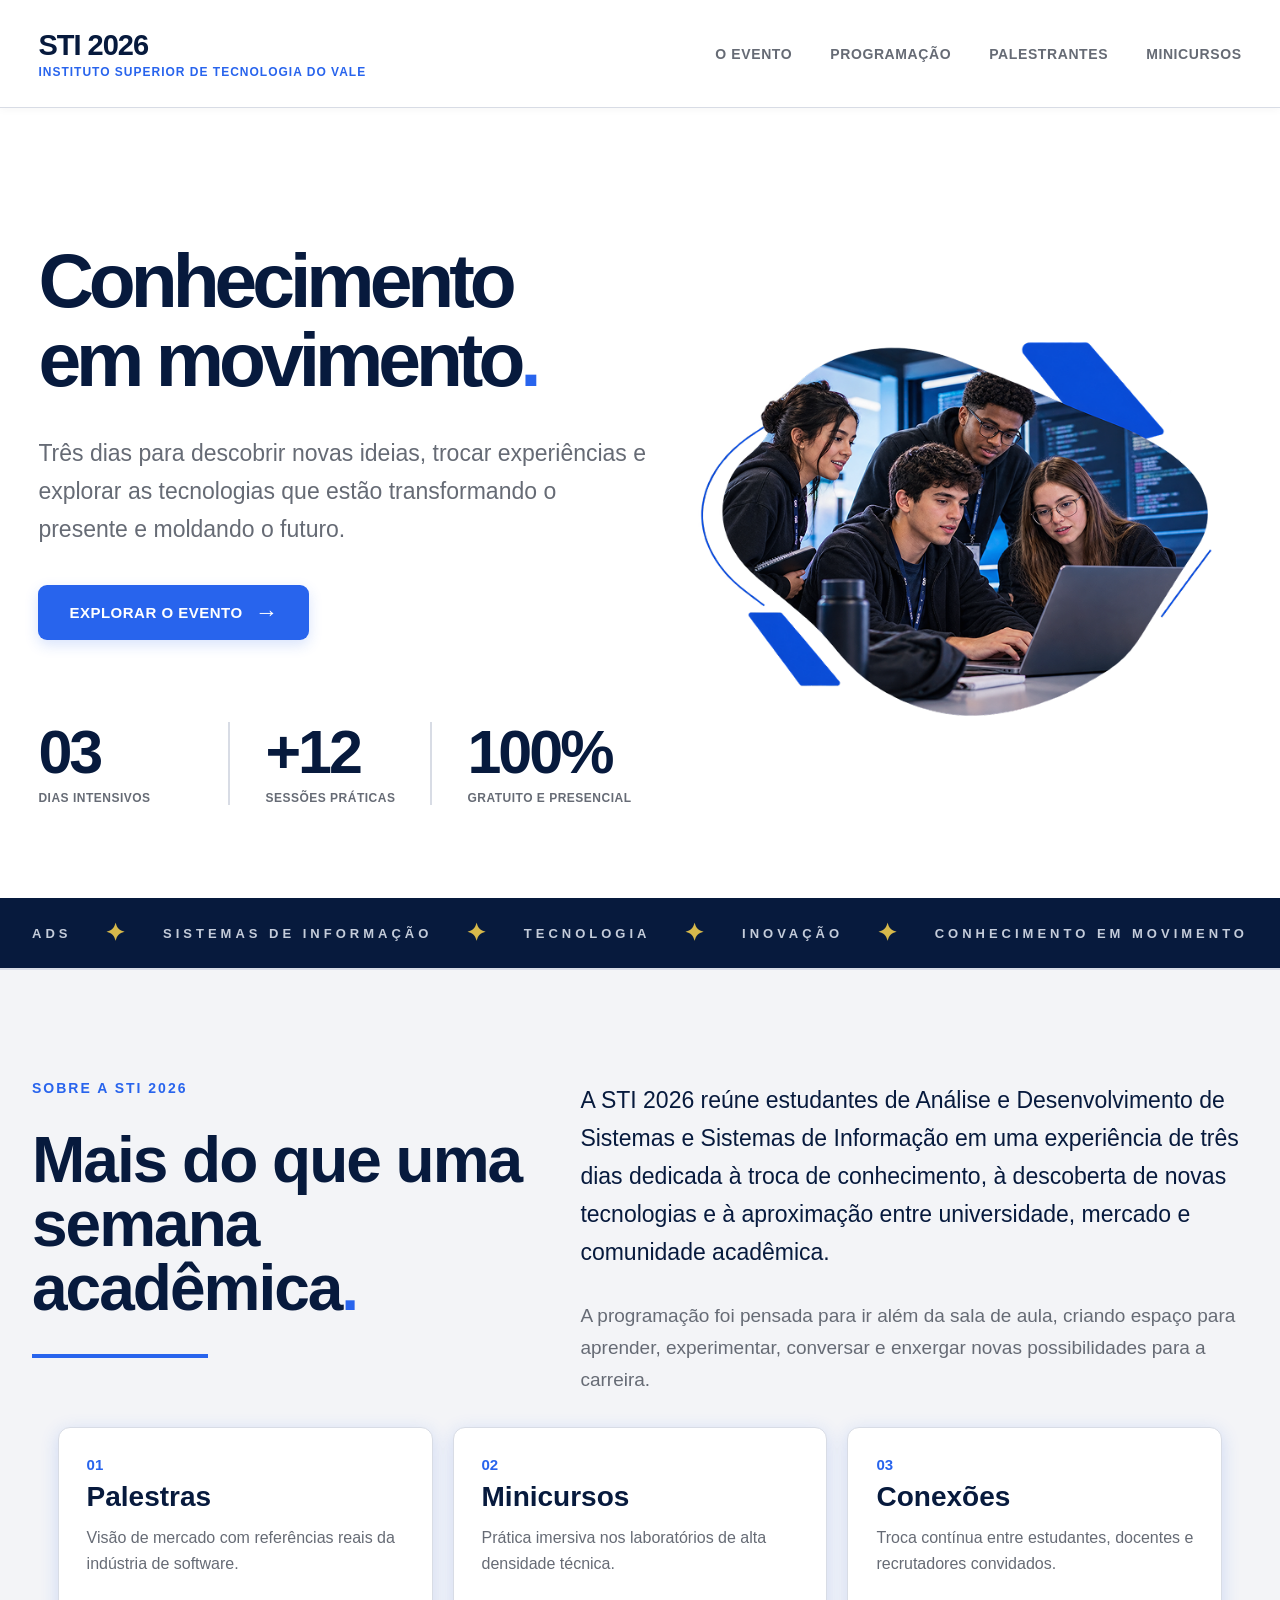
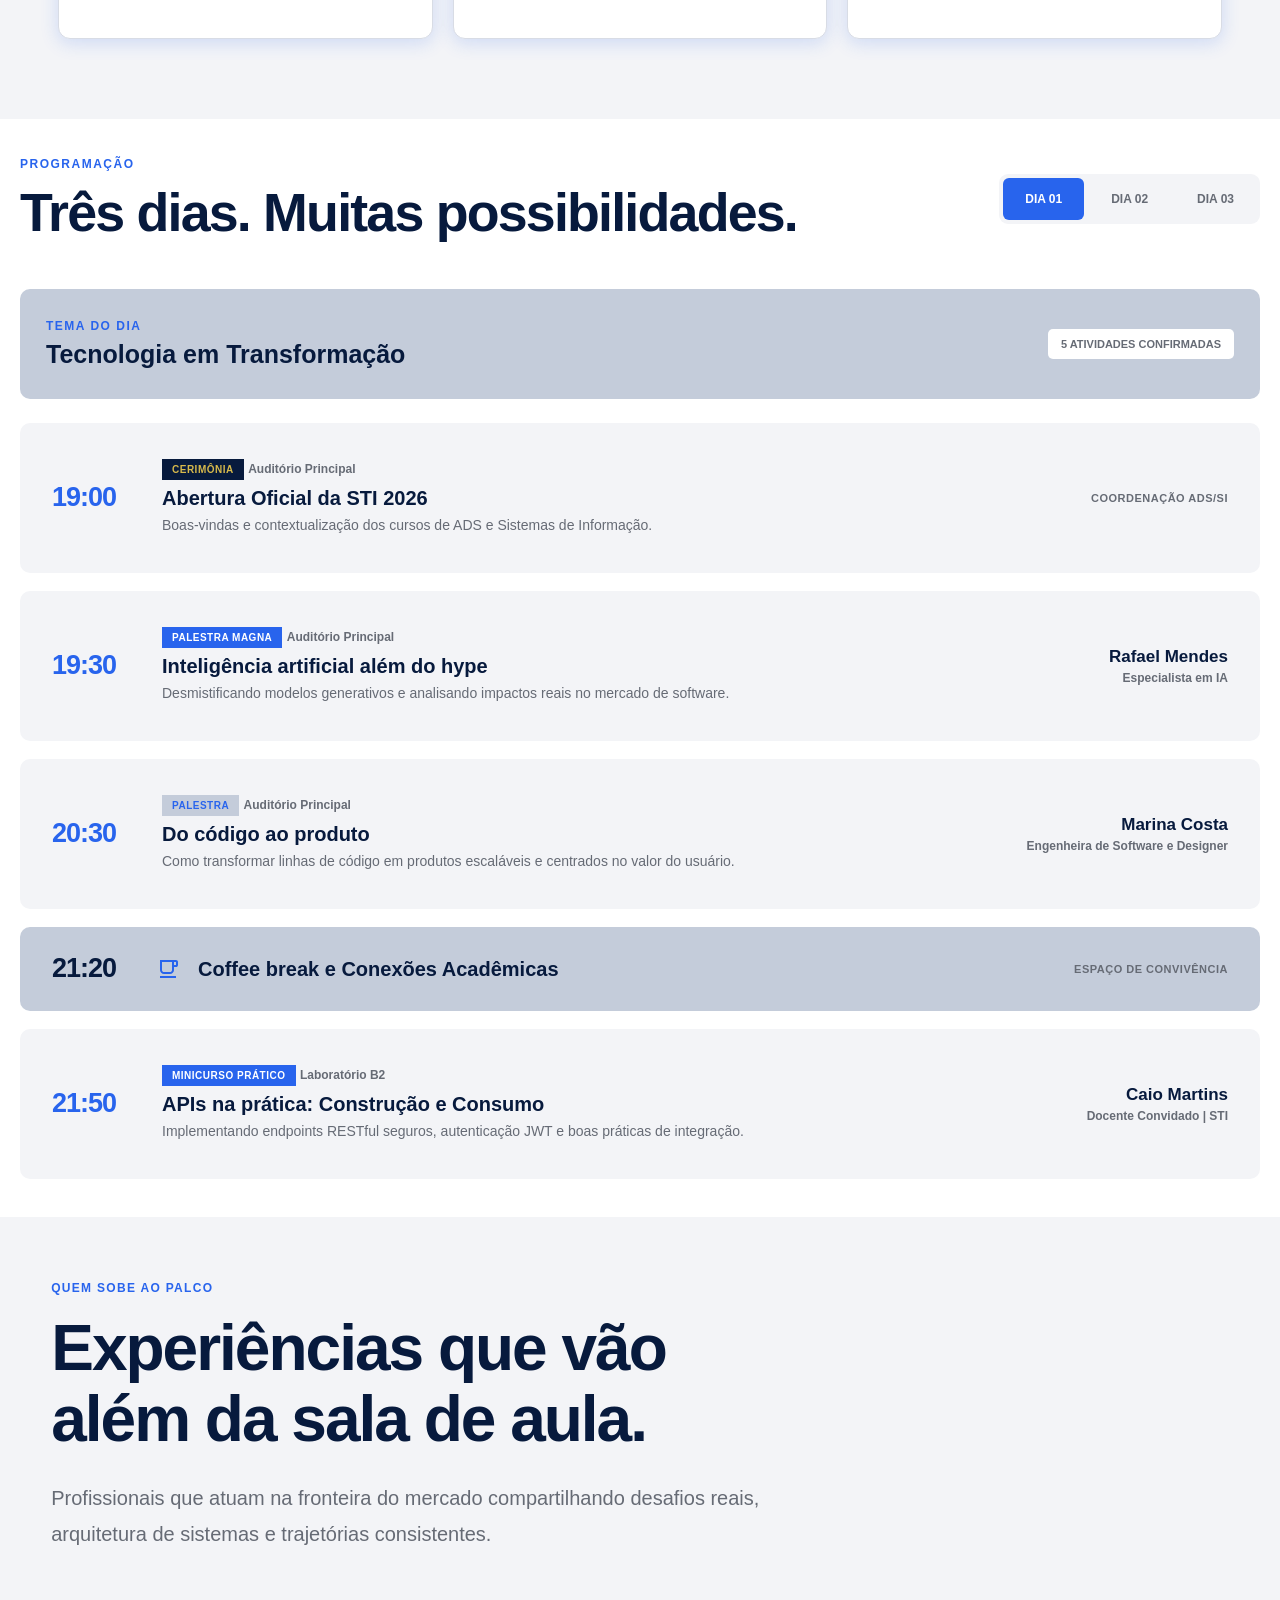
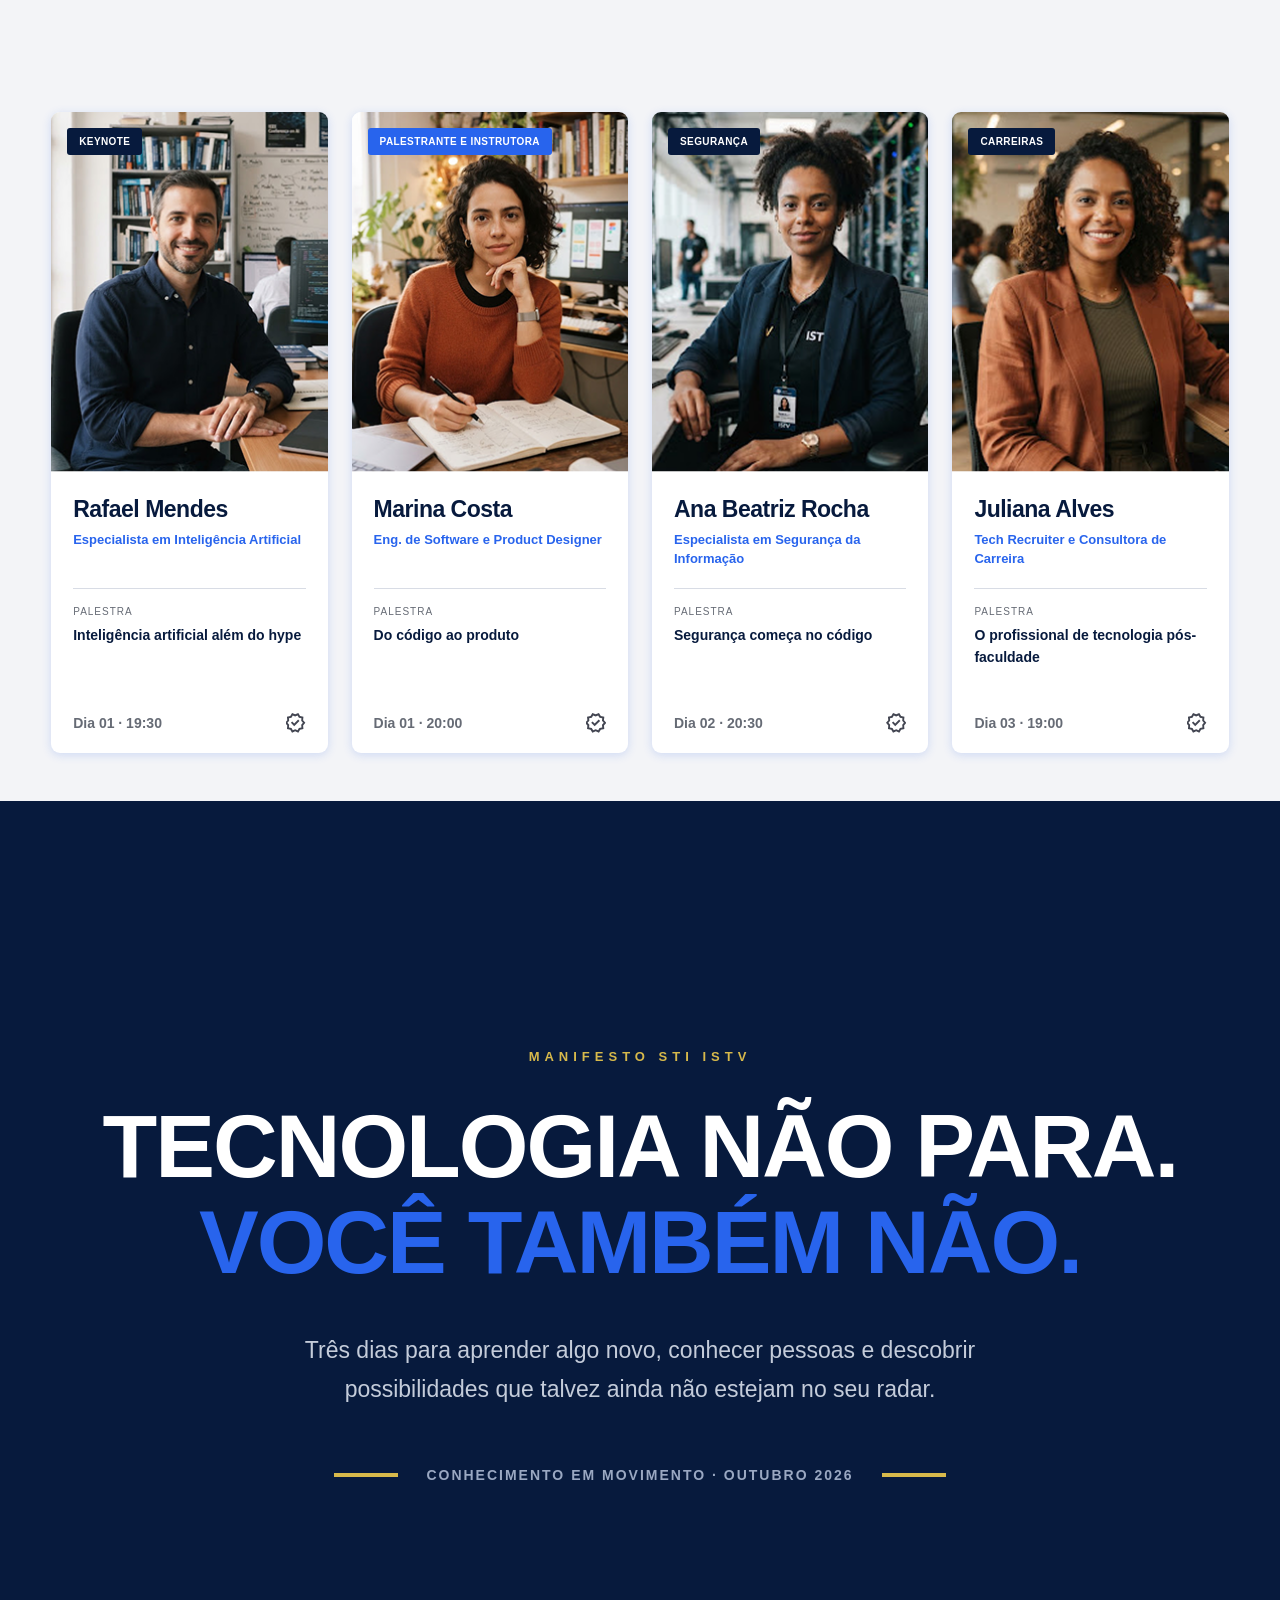
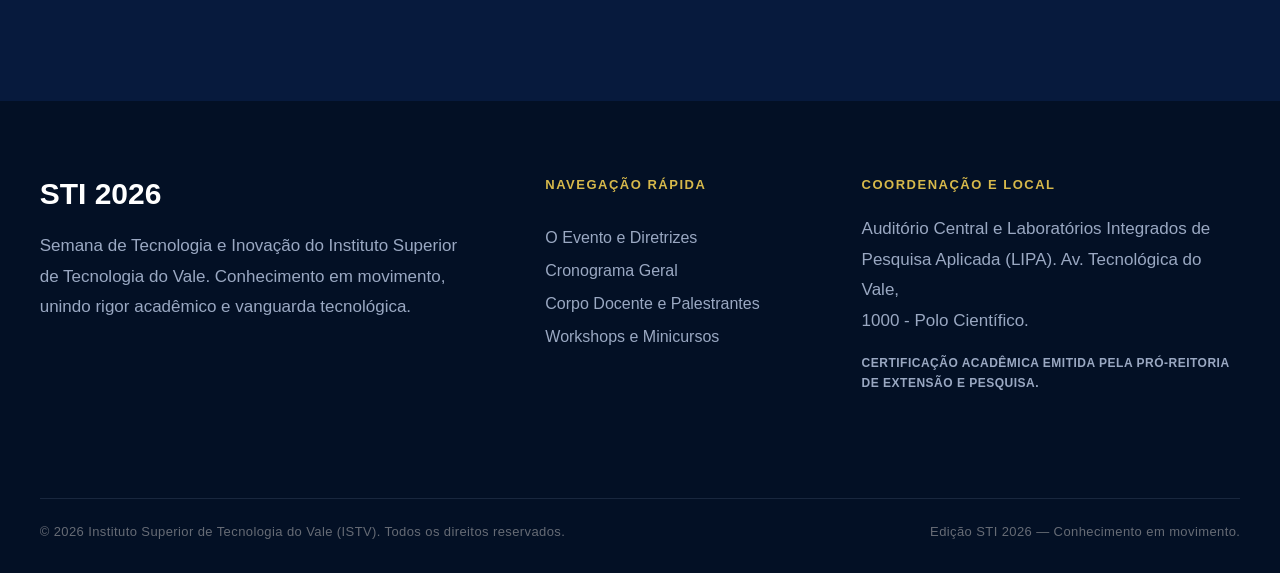
<file: index.html>
<!DOCTYPE html>
<html lang="pt-BR">
<head>
  <meta charset="UTF-8">
  <meta name="viewport" content="width=device-width, initial-scale=1.0">
  <title>STI 2026 | Instituto Superior de Tecnologia do Vale</title>
  <link rel="stylesheet" href="TRABALHO\CSS\style.css">
</head>
<body>

  <header class="cabecalho">

    <h1 class="marca">
      <strong>STI 2026</strong>
      <span>INSTITUTO SUPERIOR DE TECNOLOGIA DO VALE</span>
    </h1>
    <nav class="menu" aria-label="Navegação principal">
      <a href="#evento">O EVENTO</a>
      <a href="#programacao">PROGRAMAÇÃO</a>
      <a href="#palestrantes">PALESTRANTES</a>
      <a href="#minicursos">MINICURSOS</a>
    </nav>

  </header>
  <main>

    <section class="hero" id="evento">
      <div class="conteudo">
        <h2 class="h2-1">Conhecimento<br>em movimento<span>.</span></h2>
        <p class="descricao">
          Três dias para descobrir novas ideias, trocar experiências e
          explorar as tecnologias que estão transformando o presente e
          moldando o futuro.
        </p>
        <a class="botao" href="#sobre">
          EXPLORAR O EVENTO <span>→</span>
        </a>
        <div class="estatisticas">
          <div class="estatistica">
            <strong>03</strong>
            <span>DIAS INTENSIVOS</span>
          </div>
          <div class="estatistica">
            <strong>+12</strong>
            <span>SESSÕES PRÁTICAS</span>
          </div>
          <div class="estatistica">
            <strong>100%</strong>
            <span>GRATUITO E PRESENCIAL</span>
          </div>
        </div>
      </div>
      <div class="imagem-area">
        <img
          class="foto"
          src="TRABALHO\IMGS\hero\foto_hero.webp">
      </div>
    </section>
    <section class="bar" id="sobre">
      <div class="divbar cont1">
        <p>ADS</p>
        <p><span class="separ">✦</span></p>
        <p>Sistemas de Informação</p>
        <p><span class="separ">✦</span></p>
        <p>Tecnologia</p>
        <p><span class="separ">✦</span></p>
        <p>Inovação</p>
        <p><span class="separ">✦</span></p>
        <p>Conhecimento em movimento</p>
      </div>
    </section>

    <section class="down-1">
        <div class="desc cont1">
          <div class="desc-title">
            <p class="sob-title-sti">Sobre a STI 2026</p>
            <h2 class="h2-2">Mais do que uma<br>semana acadêmica<span>.</span></h2>
            <div class="blue-line"></div>
          </div>
          <div class="desc-text">
            <p class="lead">
              A STI 2026 reúne estudantes de Análise e Desenvolvimento de Sistemas e
              Sistemas de Informação em uma experiência de três dias dedicada à troca
              de conhecimento, à descoberta de novas tecnologias e à aproximação
              entre universidade, mercado e comunidade acadêmica.
            </p>
            <p class="secondary">
              A programação foi pensada para ir além da sala de aula, criando espaço
              para aprender, experimentar, conversar e enxergar novas possibilidades
              para a carreira.
            </p>
          </div>
        </div>
        <div class="cards" aria-label="Atividades do evento">
          <article class="card">
            <span class="number">01</span>
            <h3>Palestras</h3>
            <p>Visão de mercado com referências reais da indústria de software.</p>
          </article>
          <article class="card">
            <span class="number">02</span>
            <h3>Minicursos</h3>
            <p>Prática imersiva nos laboratórios de alta densidade técnica.</p>
          </article>
          <article class="card">
            <span class="number">03</span>
            <h3>Conexões</h3>
            <p>Troca contínua entre estudantes, docentes e recrutadores convidados.</p>
          </article>
        </div>
    </section>

    <section class="cont2" id="programacao">
      <div class="top">
        <div>
          <span class="sob-title">PROGRAMAÇÃO</span>
          <h2 class="h2-3">Três dias. Muitas possibilidades.</h2>
        </div>
        <nav class="dias" aria-label="Dias do evento">
          <button class="dia ativo" type="button">DIA 01</button>
          <button class="dia" type="button">DIA 02</button>
          <button class="dia" type="button">DIA 03</button>
        </nav>
      </div>
      <div class="tema">
        <div>
          <span class="sob-title">TEMA DO DIA</span>
          <h2>Tecnologia em Transformação</h2>
        </div>
        <span class="a5">5 ATIVIDADES CONFIRMADAS</span>
      </div>
      <div class="programacao" aria-label="Programação do primeiro dia">
        <article class="atividade">
          <p class="horario">19:00</p>
          <div class="detalhes">
            <span class="tag cerimonia">CERIMÔNIA</span>
            <span class="local">Auditório Principal</span>
            <h3>Abertura Oficial da STI 2026</h3>
            <p>Boas-vindas e contextualização dos cursos de ADS e Sistemas de Informação.</p>
          </div>
          <span class="local-2">COORDENAÇÃO ADS/SI</span>
        </article>
        <article class="atividade">
          <p class="horario">19:30</p>
          <div class="detalhes">
            <span class="tag palestra-mag">PALESTRA MAGNA</span>
            <span class="local">Auditório Principal</span>
            <h3>Inteligência artificial além do hype</h3>
            <p>Desmistificando modelos generativos e analisando impactos reais no mercado de software.</p>
          </div>
          <div class="palestrante">
            <strong>Rafael Mendes</strong>
            <span>Especialista em IA</span>
          </div>
        </article>
        <article class="atividade">
          <p class="horario">20:30</p>
          <div class="detalhes">
            <span class="tag palestra">PALESTRA</span>
            <span class="local">Auditório Principal</span>
            <h3>Do código ao produto</h3>
            <p>Como transformar linhas de código em produtos escaláveis e centrados no valor do usuário.</p>
          </div>
          <div class="palestrante">
            <strong>Marina Costa</strong>
            <span>Engenheira de Software e Designer</span>
          </div>
        </article>
        <article class="intervalo">
          <p class="horario">21:20</p>
          <img src="TRABALHO\IMGS\icones\cafezinho.svg" class="cafezinho">
          <h3>Coffee break e Conexões Acadêmicas</h3>
          <span class="local-2 mobile-local">ESPAÇO DE CONVIVÊNCIA</span>
        </article>
        <article class="atividade">
          <p class="horario">21:50</p>
          <div class="detalhes">
            <span class="tag minicurso">MINICURSO PRÁTICO</span>
            <span class="local">Laboratório B2</span>
            <h3>APIs na prática: Construção e Consumo</h3>
            <p>Implementando endpoints RESTful seguros, autenticação JWT e boas práticas de integração.</p>
          </div>
          <div class="palestrante">
            <strong>Caio Martins</strong>
            <span>Docente Convidado | STI</span>
          </div>
        </article>
      </div>
    </section>

    <section class="down-2" id="palestrantes">
      <div class="cont3 intro">
        <span class="sob-title-2">QUEM SOBE AO PALCO</span>
        <h2 class="h2-4">Experiências que vão<br> além da sala de aula.</h2>
        <p class="text-2">Profissionais que atuam na fronteira do mercado compartilhando desafios reais,<br> 
          arquitetura de sistemas e trajetórias consistentes.</p>
      </div>
      <div class="cards-2 cont3">
        <article class="card-2">
          <div class="foto-2 foto-2-1">
            <span class="tag-2">KEYNOTE</span>
          </div>
          <div class="card-content">
            <h2>Rafael Mendes</h2>
            <p class="palestrante-2">Especialista em Inteligência Artificial</p>
          <div class="tema-2">
              <span>PALESTRA</span>
              <p>Inteligência artificial além do hype</p>
          </div>
            <div class="horario-2">
              <span>Dia 01 · 19:30</span>
              <img class="check" src="TRABALHO\IMGS\icones\check.svg">
            </div>
          </div>
        </article>
        <article class="card-2">
          <div class="foto-2 foto-2-2">
            <span class="tag-2 tag-2-blue">PALESTRANTE E INSTRUTORA</span>
          </div>
          <div class="card-content">
            <h2>Marina Costa</h2>
            <p class="palestrante-2">Eng. de Software e Product Designer</p>
          <div class="tema-2">
              <span>PALESTRA</span>
              <p>Do código ao produto</p>
          </div>
            <div class="horario-2">
              <span>Dia 01 · 20:00</span>
              <img class="check" src="TRABALHO\IMGS\icones\check.svg">
            </div>
          </div>
        </article>
        <article class="card-2">
          <div class="foto-2 foto-2-3">
            <span class="tag-2">SEGURANÇA</span>
          </div>
          <div class="card-content">
            <h2>Ana Beatriz Rocha</h2>
            <p class="palestrante-2">Especialista em Segurança da Informação</p>
          <div class="tema-2">
              <span>PALESTRA</span>
              <p>Segurança começa no código</p>
          </div>
            <div class="horario-2">
              <span>Dia 02 · 20:30</span>
              <img class="check" src="TRABALHO\IMGS\icones\check.svg">
            </div>
          </div>
        </article>
        <article class="card-2">
          <div class="foto-2 foto-2-4">
            <span class="tag-2">CARREIRAS</span>
          </div>
          <div class="card-content">
            <h2>Juliana Alves</h2>
            <p class="palestrante-2">Tech Recruiter e Consultora de Carreira</p>
          <div class="tema-2">
              <span>PALESTRA</span>
              <p>O profissional de tecnologia pós-faculdade</p>
          </div>
            <div class="horario-2">
              <span>Dia 03 · 19:00</span>
              <img class="check" src="TRABALHO\IMGS\icones\check.svg">
            </div>
          </div>
        </article>
      </div>
    </section>

    <section class="final">
      <p class="final-tittle">MANIFESTO STI ISTV</p>
      <h2>TECNOLOGIA NÃO PARA.<br><span>VOCÊ TAMBÉM NÃO.</span></h2>
      <p class="final-text">Três dias para aprender algo novo, conhecer pessoas e descobrir<br>
        possibilidades que talvez ainda não estejam no seu radar.</p>
      <div class="final-line">
        <span></span>
        <p>CONHECIMENTO EM MOVIMENTO · OUTUBRO 2026</p>
        <span></span>
      </div>
    </section>
  </main>

  <footer class="footer">
    <div class="footer-top">
      <section class="footer-sti">
        <h2>STI 2026</h2>
        <p>Semana de Tecnologia e Inovação do Instituto Superior<br>
          de Tecnologia do Vale. Conhecimento em movimento,<br>
          unindo rigor acadêmico e vanguarda tecnológica.</p>
      </section>
      <nav class="links" aria-label="Navegação rápida">
        <h3>NAVEGAÇÃO RÁPIDA</h3>
        <a href="#">O Evento e Diretrizes</a>
        <a href="#">Cronograma Geral</a>
        <a href="#">Corpo Docente e Palestrantes</a>
        <a href="#">Workshops e Minicursos</a>
      </nav>
      <section class="footer-l">
        <h3>COORDENAÇÃO E LOCAL</h3>
        <p>Auditório Central e Laboratórios Integrados de<br>
          Pesquisa Aplicada (LIPA). Av. Tecnológica do Vale,<br>
          1000 - Polo Científico.</p>
        <p class="certi">CERTIFICAÇÃO ACADÊMICA EMITIDA PELA PRÓ-REITORIA<br>
          DE EXTENSÃO E PESQUISA.</p>
      </section>
    </div>
    <div class="footer-final">
      <p>© 2026 Instituto Superior de Tecnologia do Vale (ISTV). Todos os direitos reservados.</p>
      <p>Edição STI 2026 — Conhecimento em movimento.</p>
    </div>
  </footer>
</body>
</html>
</file>
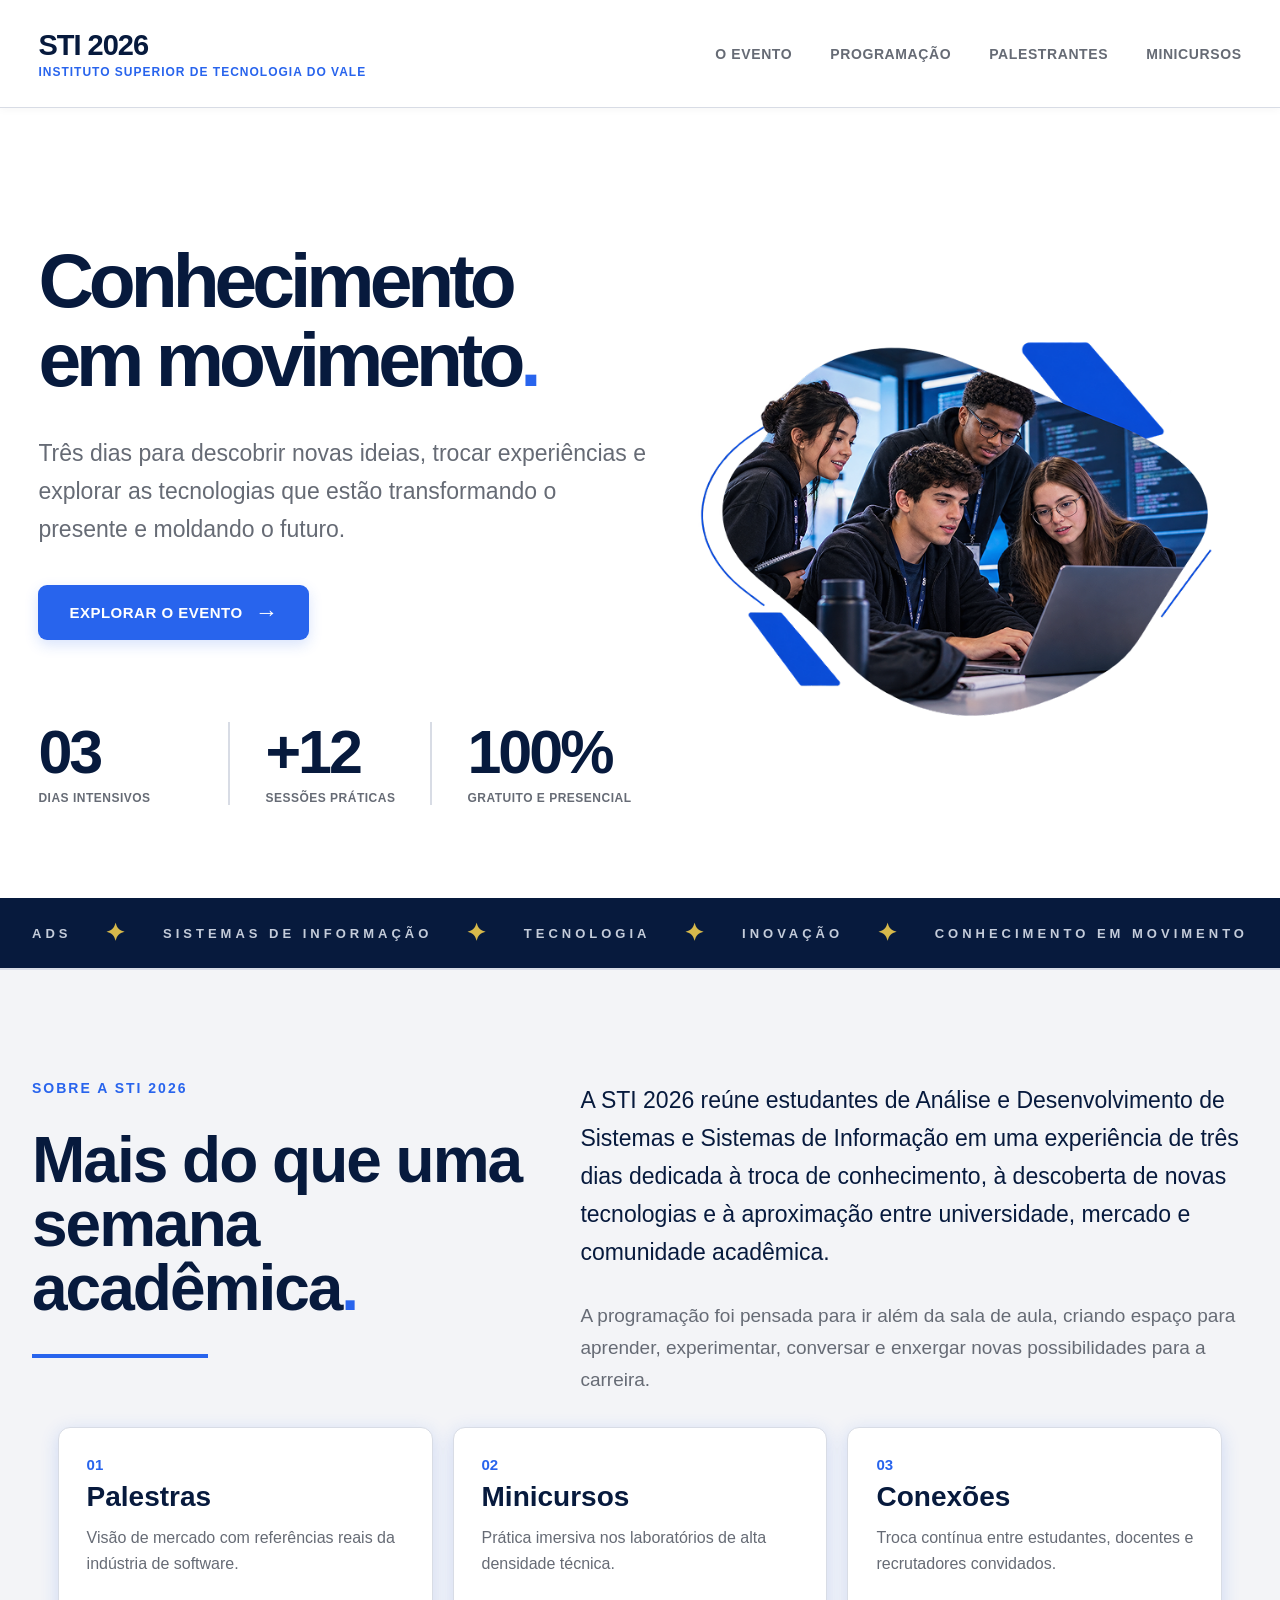
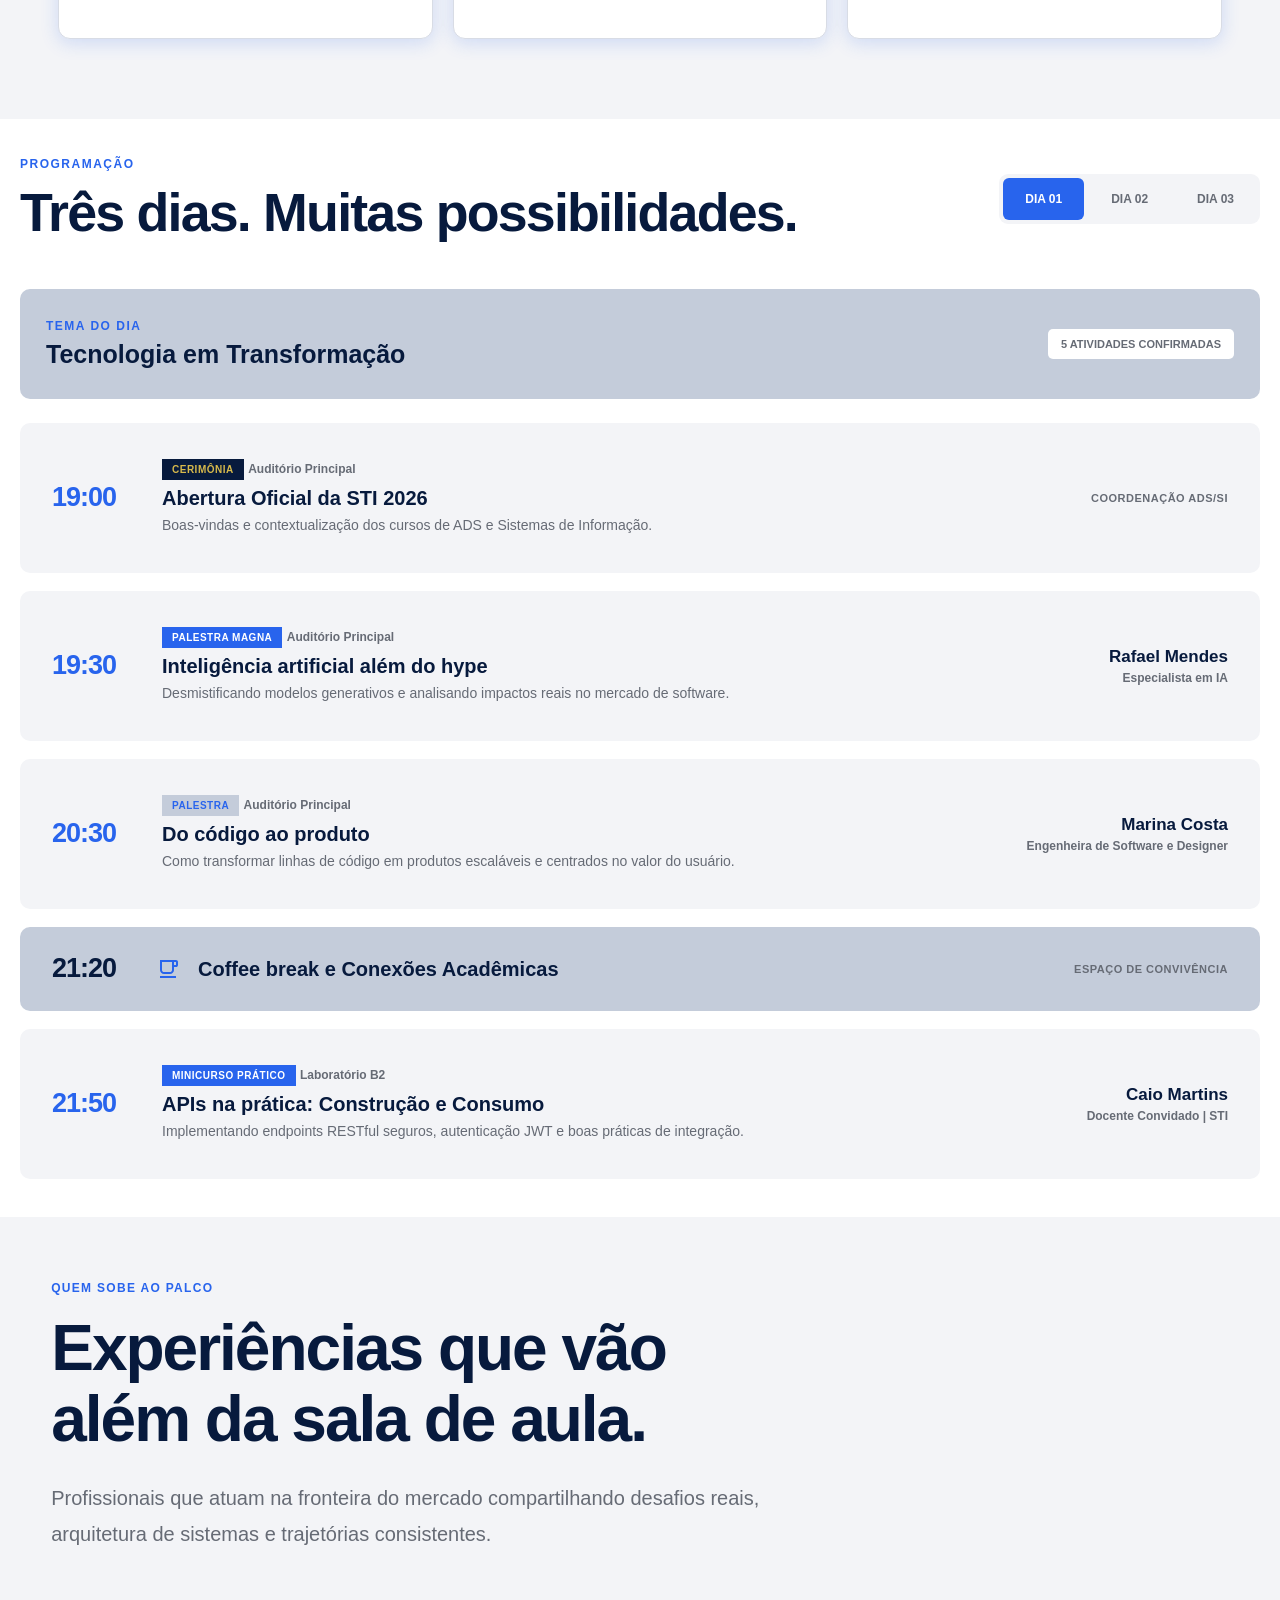
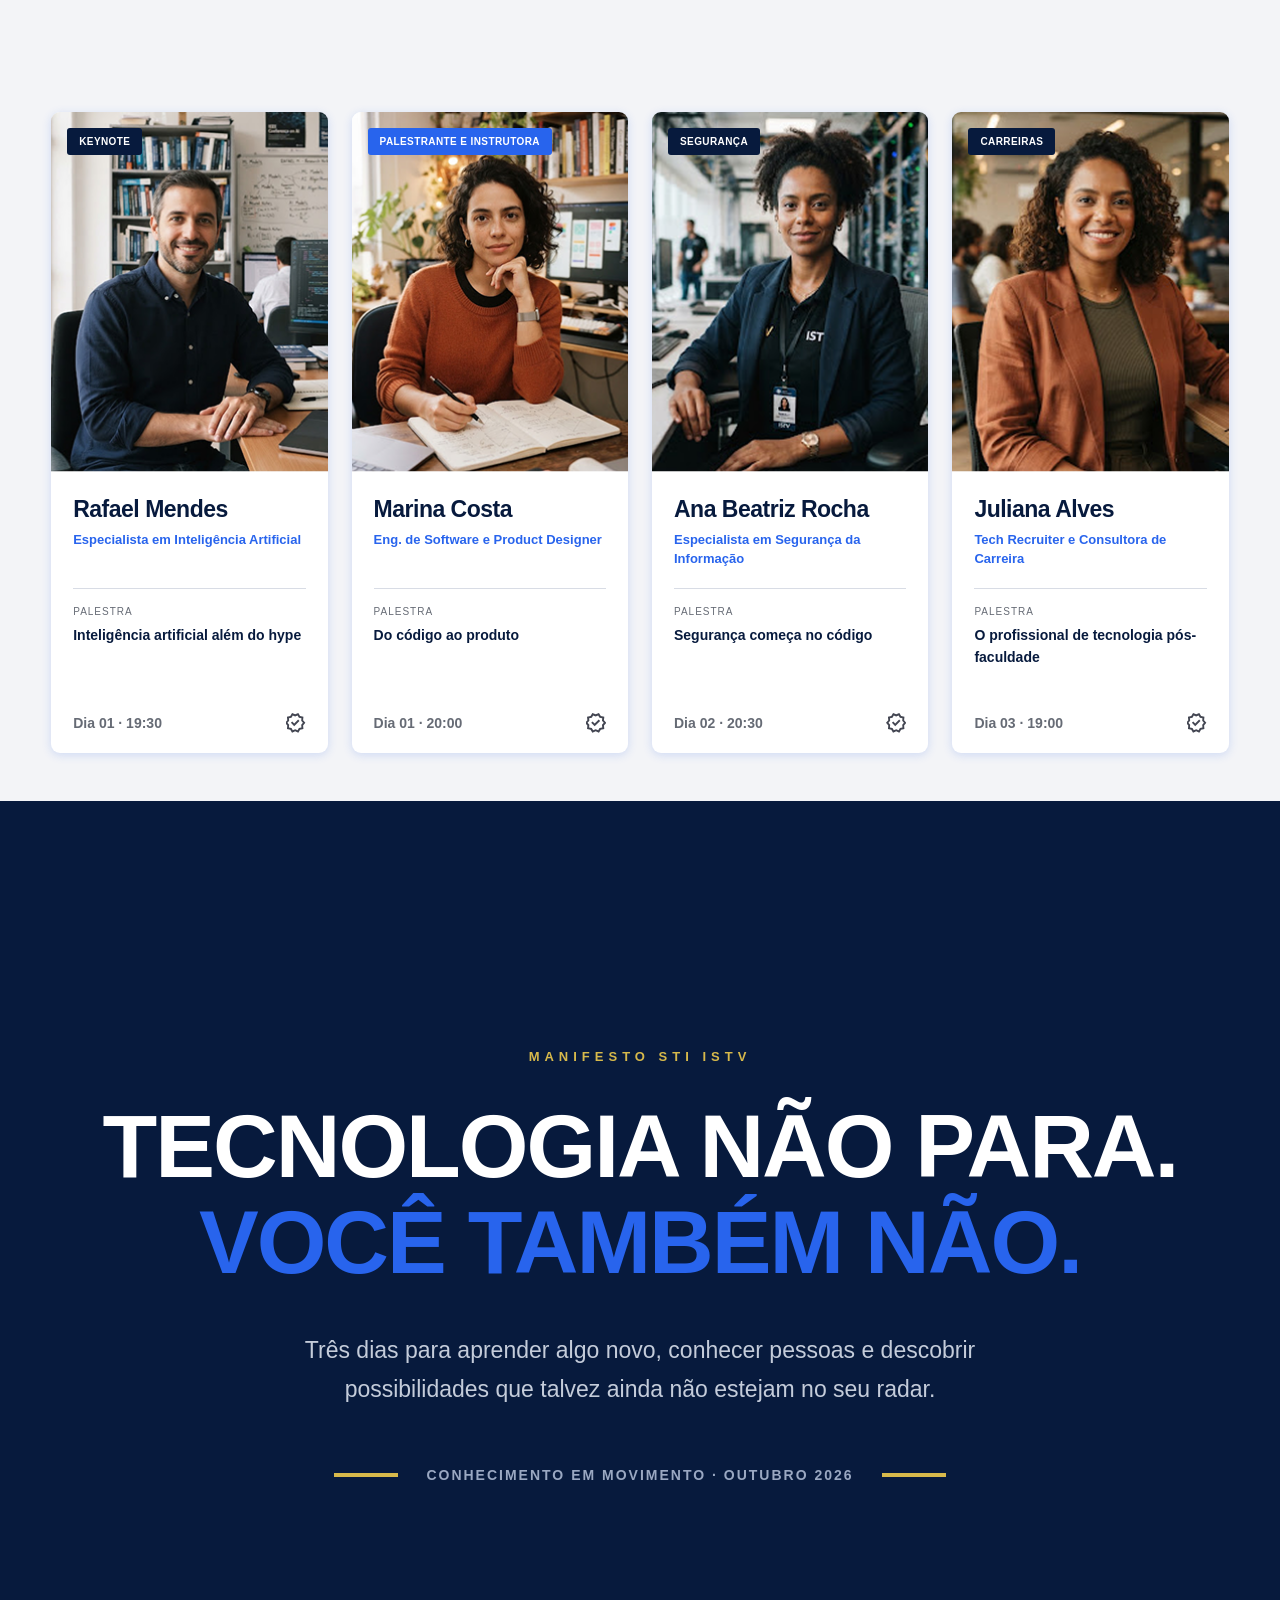
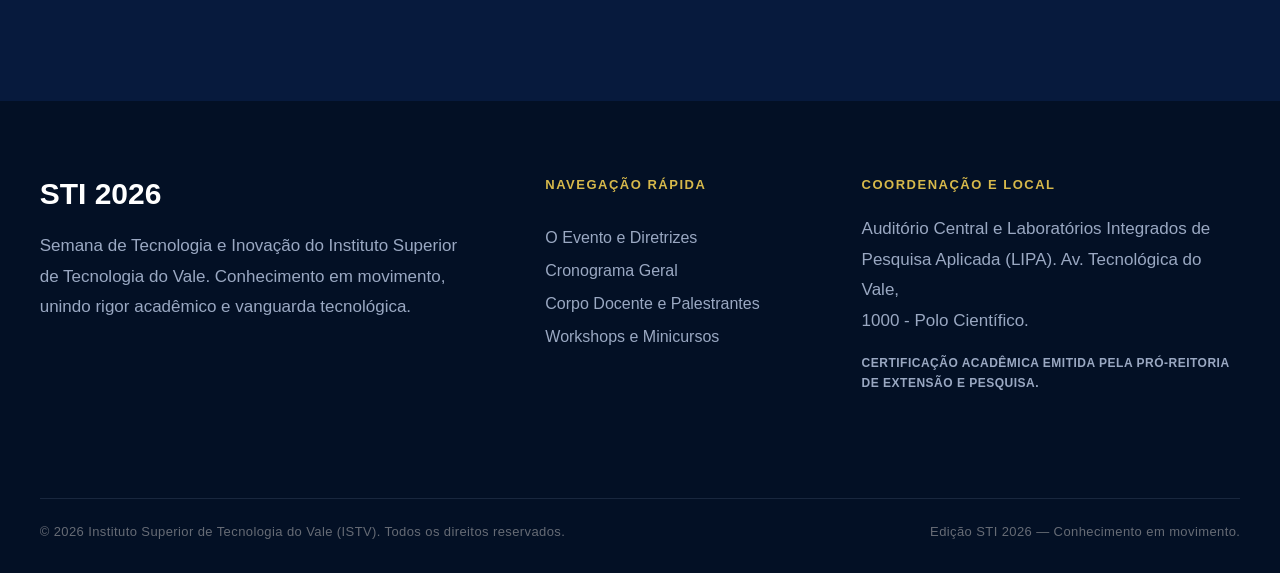
<file: TRABALHO/index.html>
<!DOCTYPE html>
<html lang="pt-BR">
<head>
  <meta charset="UTF-8">
  <meta name="viewport" content="width=device-width, initial-scale=1.0">
  <title>STI 2026 | Instituto Superior de Tecnologia do Vale</title>
  <link rel="stylesheet" href="CSS\style.css">
</head>
<body>

  <header class="cabecalho">

    <h1 class="marca">
      <strong>STI 2026</strong>
      <span>INSTITUTO SUPERIOR DE TECNOLOGIA DO VALE</span>
    </h1>
    <nav class="menu" aria-label="Navegação principal">
      <a href="#evento">O EVENTO</a>
      <a href="#programacao">PROGRAMAÇÃO</a>
      <a href="#palestrantes">PALESTRANTES</a>
      <a href="#minicursos">MINICURSOS</a>
    </nav>

  </header>
  <main>

    <section class="hero" id="evento">
      <div class="conteudo">
        <h2 class="h2-1">Conhecimento<br>em movimento<span>.</span></h2>
        <p class="descricao">
          Três dias para descobrir novas ideias, trocar experiências e
          explorar as tecnologias que estão transformando o presente e
          moldando o futuro.
        </p>
        <a class="botao" href="#sobre">
          EXPLORAR O EVENTO <span>→</span>
        </a>
        <div class="estatisticas">
          <div class="estatistica">
            <strong>03</strong>
            <span>DIAS INTENSIVOS</span>
          </div>
          <div class="estatistica">
            <strong>+12</strong>
            <span>SESSÕES PRÁTICAS</span>
          </div>
          <div class="estatistica">
            <strong>100%</strong>
            <span>GRATUITO E PRESENCIAL</span>
          </div>
        </div>
      </div>
      <div class="imagem-area">
        <img
          class="foto"
          src="IMGS\hero\foto_hero.webp">
      </div>
    </section>
    <section class="bar" id="sobre">
      <div class="divbar cont1">
        <p>ADS</p>
        <p><span class="separ">✦</span></p>
        <p>Sistemas de Informação</p>
        <p><span class="separ">✦</span></p>
        <p>Tecnologia</p>
        <p><span class="separ">✦</span></p>
        <p>Inovação</p>
        <p><span class="separ">✦</span></p>
        <p>Conhecimento em movimento</p>
      </div>
    </section>

    <section class="down-1">
        <div class="desc cont1">
          <div class="desc-title">
            <p class="sob-title-sti">Sobre a STI 2026</p>
            <h2 class="h2-2">Mais do que uma<br>semana acadêmica<span>.</span></h2>
            <div class="blue-line"></div>
          </div>
          <div class="desc-text">
            <p class="lead">
              A STI 2026 reúne estudantes de Análise e Desenvolvimento de Sistemas e
              Sistemas de Informação em uma experiência de três dias dedicada à troca
              de conhecimento, à descoberta de novas tecnologias e à aproximação
              entre universidade, mercado e comunidade acadêmica.
            </p>
            <p class="secondary">
              A programação foi pensada para ir além da sala de aula, criando espaço
              para aprender, experimentar, conversar e enxergar novas possibilidades
              para a carreira.
            </p>
          </div>
        </div>
        <div class="cards" aria-label="Atividades do evento">
          <article class="card">
            <span class="number">01</span>
            <h3>Palestras</h3>
            <p>Visão de mercado com referências reais da indústria de software.</p>
          </article>
          <article class="card">
            <span class="number">02</span>
            <h3>Minicursos</h3>
            <p>Prática imersiva nos laboratórios de alta densidade técnica.</p>
          </article>
          <article class="card">
            <span class="number">03</span>
            <h3>Conexões</h3>
            <p>Troca contínua entre estudantes, docentes e recrutadores convidados.</p>
          </article>
        </div>
    </section>

    <section class="cont2" id="programacao">
      <div class="top">
        <div>
          <span class="sob-title">PROGRAMAÇÃO</span>
          <h2 class="h2-3">Três dias. Muitas possibilidades.</h2>
        </div>
        <nav class="dias" aria-label="Dias do evento">
          <button class="dia ativo" type="button">DIA 01</button>
          <button class="dia" type="button">DIA 02</button>
          <button class="dia" type="button">DIA 03</button>
        </nav>
      </div>
      <div class="tema">
        <div>
          <span class="sob-title">TEMA DO DIA</span>
          <h2>Tecnologia em Transformação</h2>
        </div>
        <span class="a5">5 ATIVIDADES CONFIRMADAS</span>
      </div>
      <div class="programacao" aria-label="Programação do primeiro dia">
        <article class="atividade">
          <p class="horario">19:00</p>
          <div class="detalhes">
            <span class="tag cerimonia">CERIMÔNIA</span>
            <span class="local">Auditório Principal</span>
            <h3>Abertura Oficial da STI 2026</h3>
            <p>Boas-vindas e contextualização dos cursos de ADS e Sistemas de Informação.</p>
          </div>
          <span class="local-2">COORDENAÇÃO ADS/SI</span>
        </article>
        <article class="atividade">
          <p class="horario">19:30</p>
          <div class="detalhes">
            <span class="tag palestra-mag">PALESTRA MAGNA</span>
            <span class="local">Auditório Principal</span>
            <h3>Inteligência artificial além do hype</h3>
            <p>Desmistificando modelos generativos e analisando impactos reais no mercado de software.</p>
          </div>
          <div class="palestrante">
            <strong>Rafael Mendes</strong>
            <span>Especialista em IA</span>
          </div>
        </article>
        <article class="atividade">
          <p class="horario">20:30</p>
          <div class="detalhes">
            <span class="tag palestra">PALESTRA</span>
            <span class="local">Auditório Principal</span>
            <h3>Do código ao produto</h3>
            <p>Como transformar linhas de código em produtos escaláveis e centrados no valor do usuário.</p>
          </div>
          <div class="palestrante">
            <strong>Marina Costa</strong>
            <span>Engenheira de Software e Designer</span>
          </div>
        </article>
        <article class="intervalo">
          <p class="horario">21:20</p>
          <img src="IMGS\icones\cafezinho.svg" class="cafezinho">
          <h3>Coffee break e Conexões Acadêmicas</h3>
          <span class="local-2 mobile-local">ESPAÇO DE CONVIVÊNCIA</span>
        </article>
        <article class="atividade">
          <p class="horario">21:50</p>
          <div class="detalhes">
            <span class="tag minicurso">MINICURSO PRÁTICO</span>
            <span class="local">Laboratório B2</span>
            <h3>APIs na prática: Construção e Consumo</h3>
            <p>Implementando endpoints RESTful seguros, autenticação JWT e boas práticas de integração.</p>
          </div>
          <div class="palestrante">
            <strong>Caio Martins</strong>
            <span>Docente Convidado | STI</span>
          </div>
        </article>
      </div>
    </section>

    <section class="down-2" id="palestrantes">
      <div class="cont3 intro">
        <span class="sob-title-2">QUEM SOBE AO PALCO</span>
        <h2 class="h2-4">Experiências que vão<br> além da sala de aula.</h2>
        <p class="text-2">Profissionais que atuam na fronteira do mercado compartilhando desafios reais,<br> 
          arquitetura de sistemas e trajetórias consistentes.</p>
      </div>
      <div class="cards-2 cont3">
        <article class="card-2">
          <div class="foto-2 foto-2-1">
            <span class="tag-2">KEYNOTE</span>
          </div>
          <div class="card-content">
            <h2>Rafael Mendes</h2>
            <p class="palestrante-2">Especialista em Inteligência Artificial</p>
          <div class="tema-2">
              <span>PALESTRA</span>
              <p>Inteligência artificial além do hype</p>
          </div>
            <div class="horario-2">
              <span>Dia 01 · 19:30</span>
              <img class="check" src="IMGS\icones\check.svg">
            </div>
          </div>
        </article>
        <article class="card-2">
          <div class="foto-2 foto-2-2">
            <span class="tag-2 tag-2-blue">PALESTRANTE E INSTRUTORA</span>
          </div>
          <div class="card-content">
            <h2>Marina Costa</h2>
            <p class="palestrante-2">Eng. de Software e Product Designer</p>
          <div class="tema-2">
              <span>PALESTRA</span>
              <p>Do código ao produto</p>
          </div>
            <div class="horario-2">
              <span>Dia 01 · 20:00</span>
              <img class="check" src="IMGS\icones\check.svg">
            </div>
          </div>
        </article>
        <article class="card-2">
          <div class="foto-2 foto-2-3">
            <span class="tag-2">SEGURANÇA</span>
          </div>
          <div class="card-content">
            <h2>Ana Beatriz Rocha</h2>
            <p class="palestrante-2">Especialista em Segurança da Informação</p>
          <div class="tema-2">
              <span>PALESTRA</span>
              <p>Segurança começa no código</p>
          </div>
            <div class="horario-2">
              <span>Dia 02 · 20:30</span>
              <img class="check" src="IMGS\icones\check.svg">
            </div>
          </div>
        </article>
        <article class="card-2">
          <div class="foto-2 foto-2-4">
            <span class="tag-2">CARREIRAS</span>
          </div>
          <div class="card-content">
            <h2>Juliana Alves</h2>
            <p class="palestrante-2">Tech Recruiter e Consultora de Carreira</p>
          <div class="tema-2">
              <span>PALESTRA</span>
              <p>O profissional de tecnologia pós-faculdade</p>
          </div>
            <div class="horario-2">
              <span>Dia 03 · 19:00</span>
              <img class="check" src="IMGS\icones\check.svg">
            </div>
          </div>
        </article>
      </div>
    </section>

    <section class="final">
      <p class="final-tittle">MANIFESTO STI ISTV</p>
      <h2>TECNOLOGIA NÃO PARA.<br><span>VOCÊ TAMBÉM NÃO.</span></h2>
      <p class="final-text">Três dias para aprender algo novo, conhecer pessoas e descobrir<br>
        possibilidades que talvez ainda não estejam no seu radar.</p>
      <div class="final-line">
        <span></span>
        <p>CONHECIMENTO EM MOVIMENTO · OUTUBRO 2026</p>
        <span></span>
      </div>
    </section>
  </main>

  <footer class="footer">
    <div class="footer-top">
      <section class="footer-sti">
        <h2>STI 2026</h2>
        <p>Semana de Tecnologia e Inovação do Instituto Superior<br>
          de Tecnologia do Vale. Conhecimento em movimento,<br>
          unindo rigor acadêmico e vanguarda tecnológica.</p>
      </section>
      <nav class="links" aria-label="Navegação rápida">
        <h3>NAVEGAÇÃO RÁPIDA</h3>
        <a href="#">O Evento e Diretrizes</a>
        <a href="#">Cronograma Geral</a>
        <a href="#">Corpo Docente e Palestrantes</a>
        <a href="#">Workshops e Minicursos</a>
      </nav>
      <section class="footer-l">
        <h3>COORDENAÇÃO E LOCAL</h3>
        <p>Auditório Central e Laboratórios Integrados de<br>
          Pesquisa Aplicada (LIPA). Av. Tecnológica do Vale,<br>
          1000 - Polo Científico.</p>
        <p class="certi">CERTIFICAÇÃO ACADÊMICA EMITIDA PELA PRÓ-REITORIA<br>
          DE EXTENSÃO E PESQUISA.</p>
      </section>
    </div>
    <div class="footer-final">
      <p>© 2026 Instituto Superior de Tecnologia do Vale (ISTV). Todos os direitos reservados.</p>
      <p>Edição STI 2026 — Conhecimento em movimento.</p>
    </div>
  </footer>
</body>
</html>
</file>
